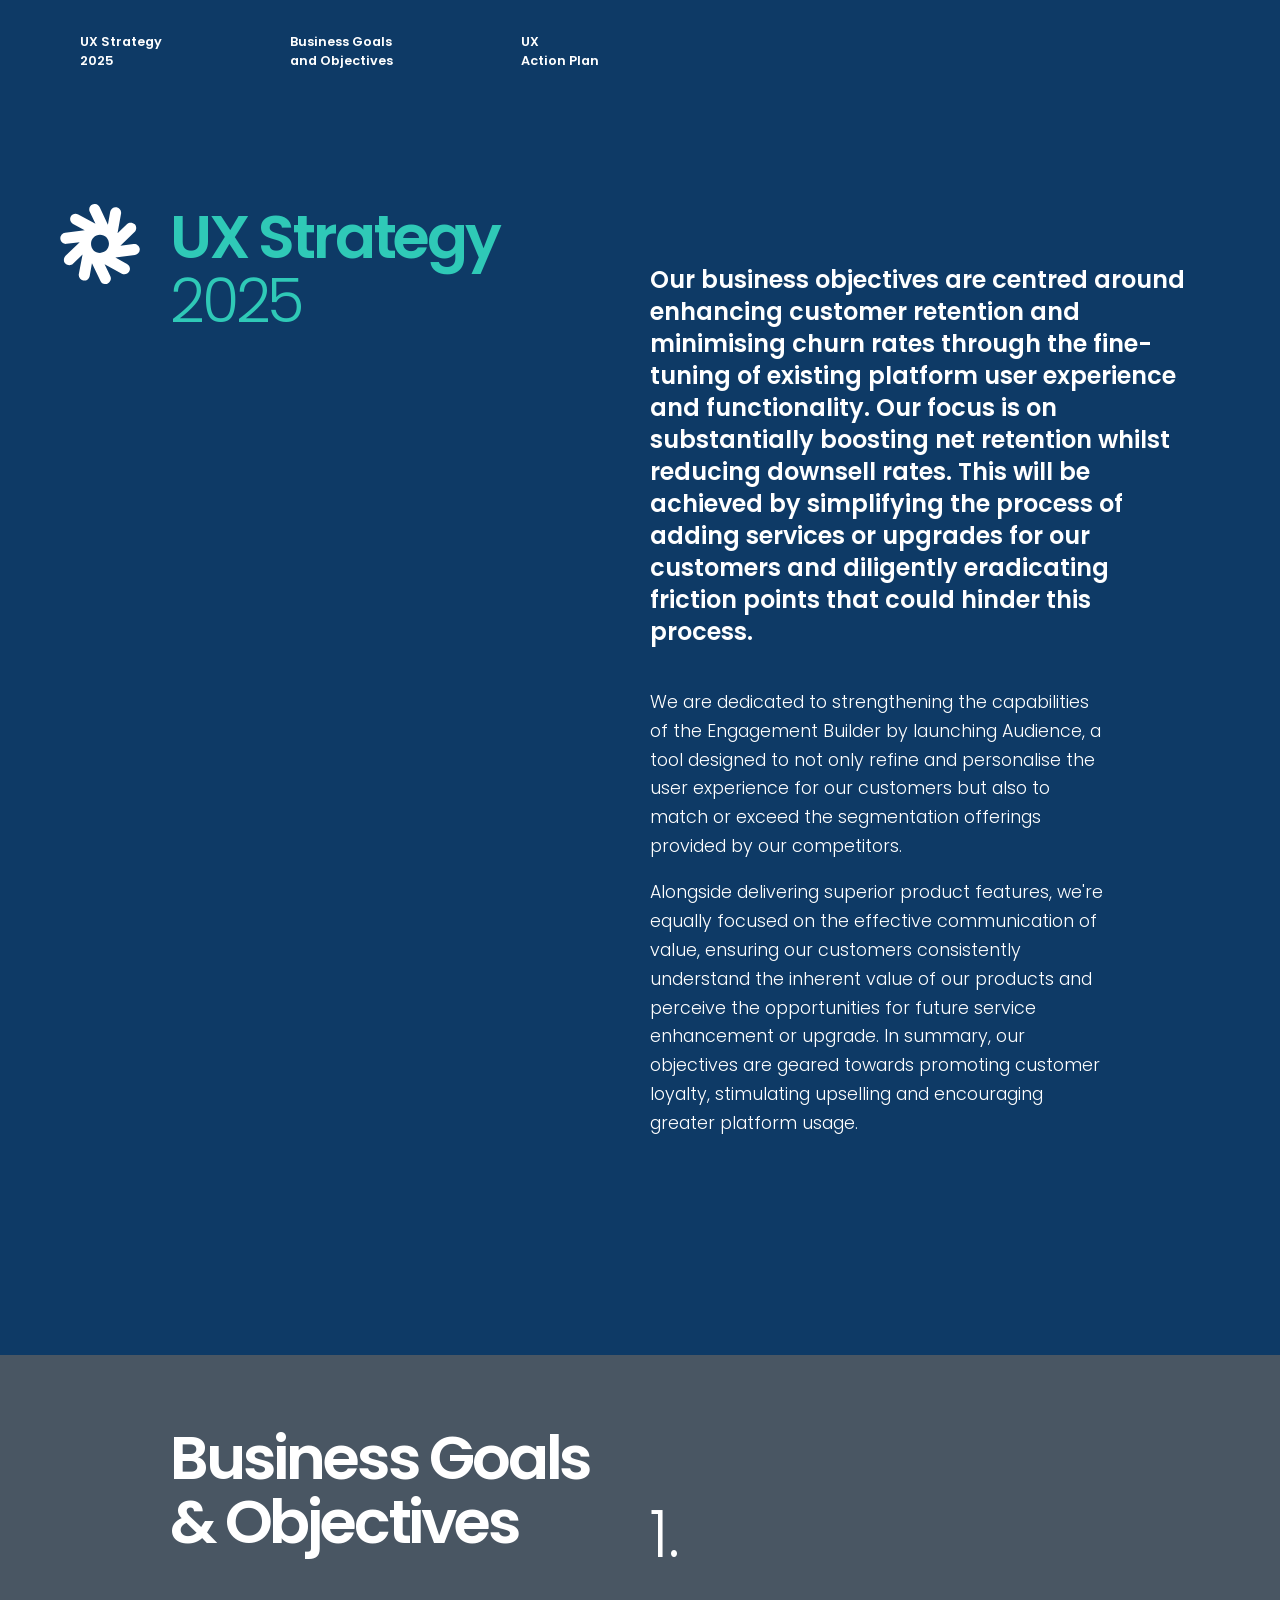
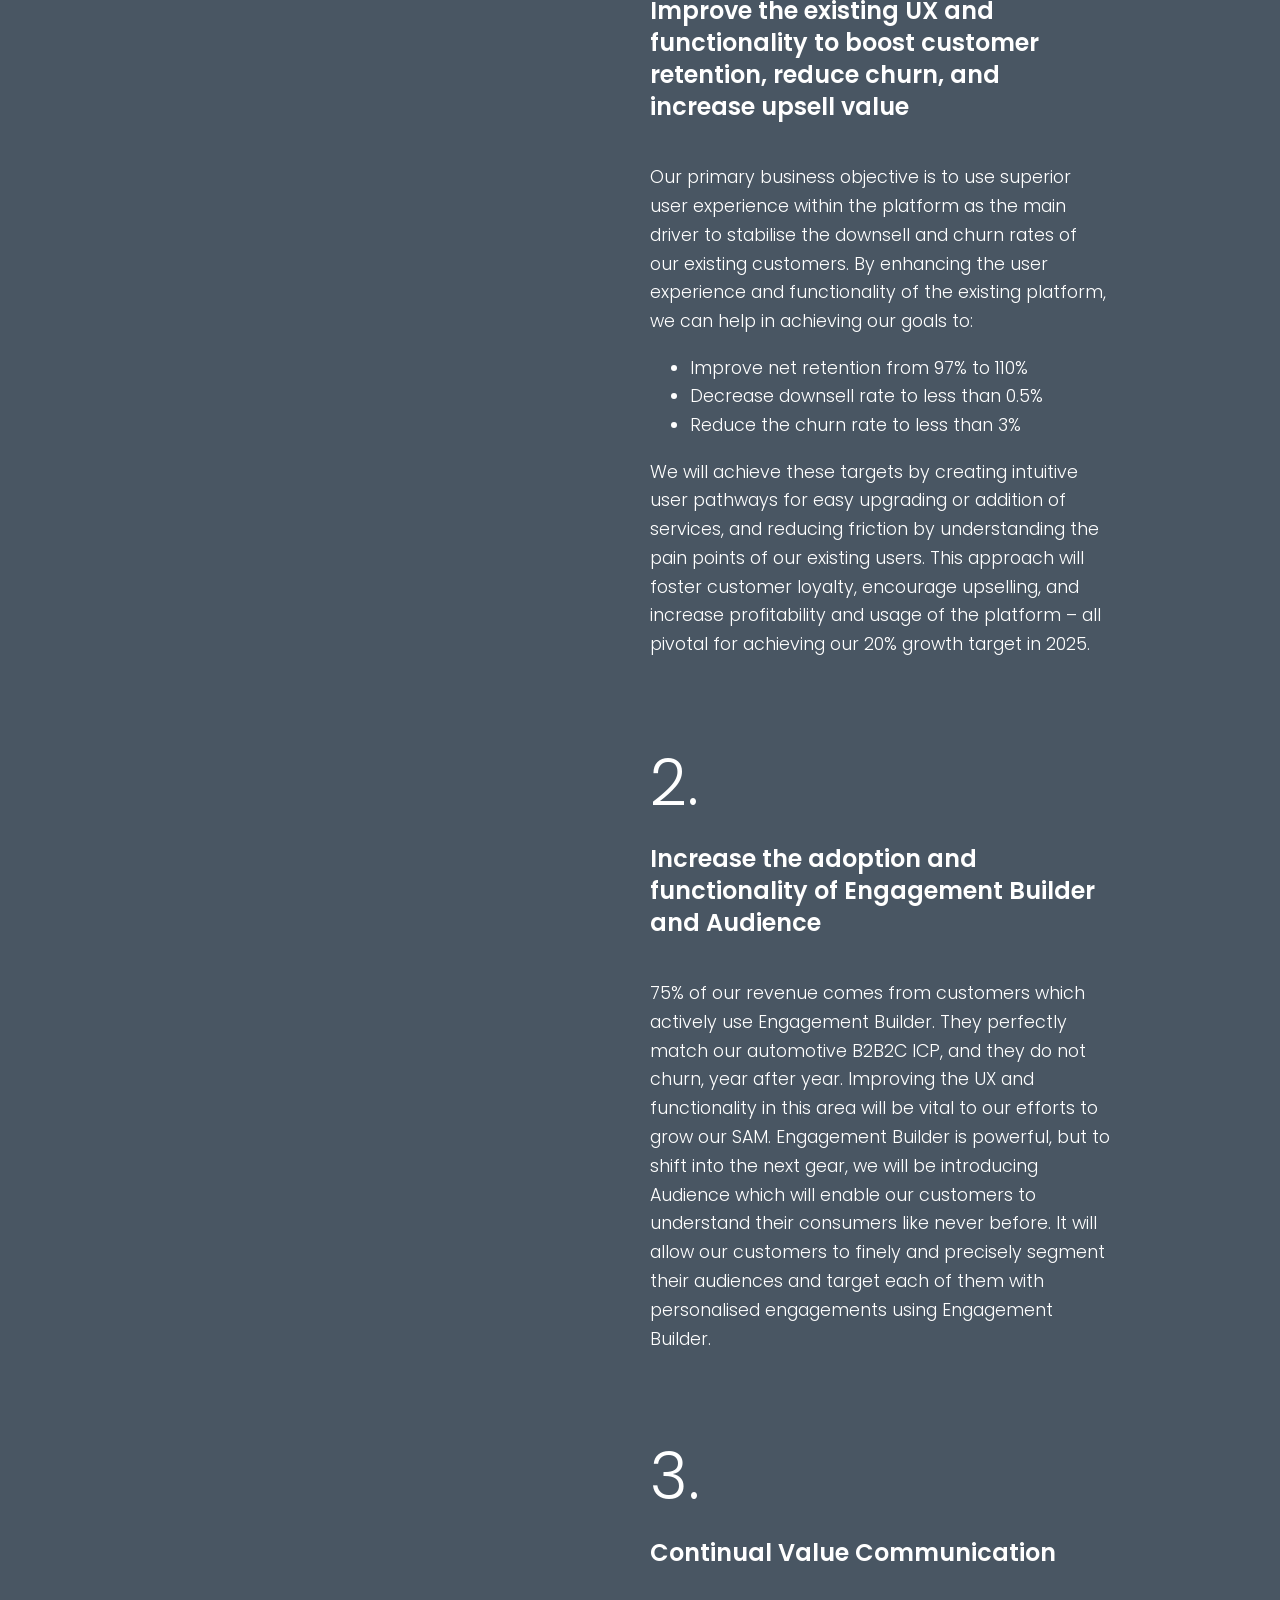
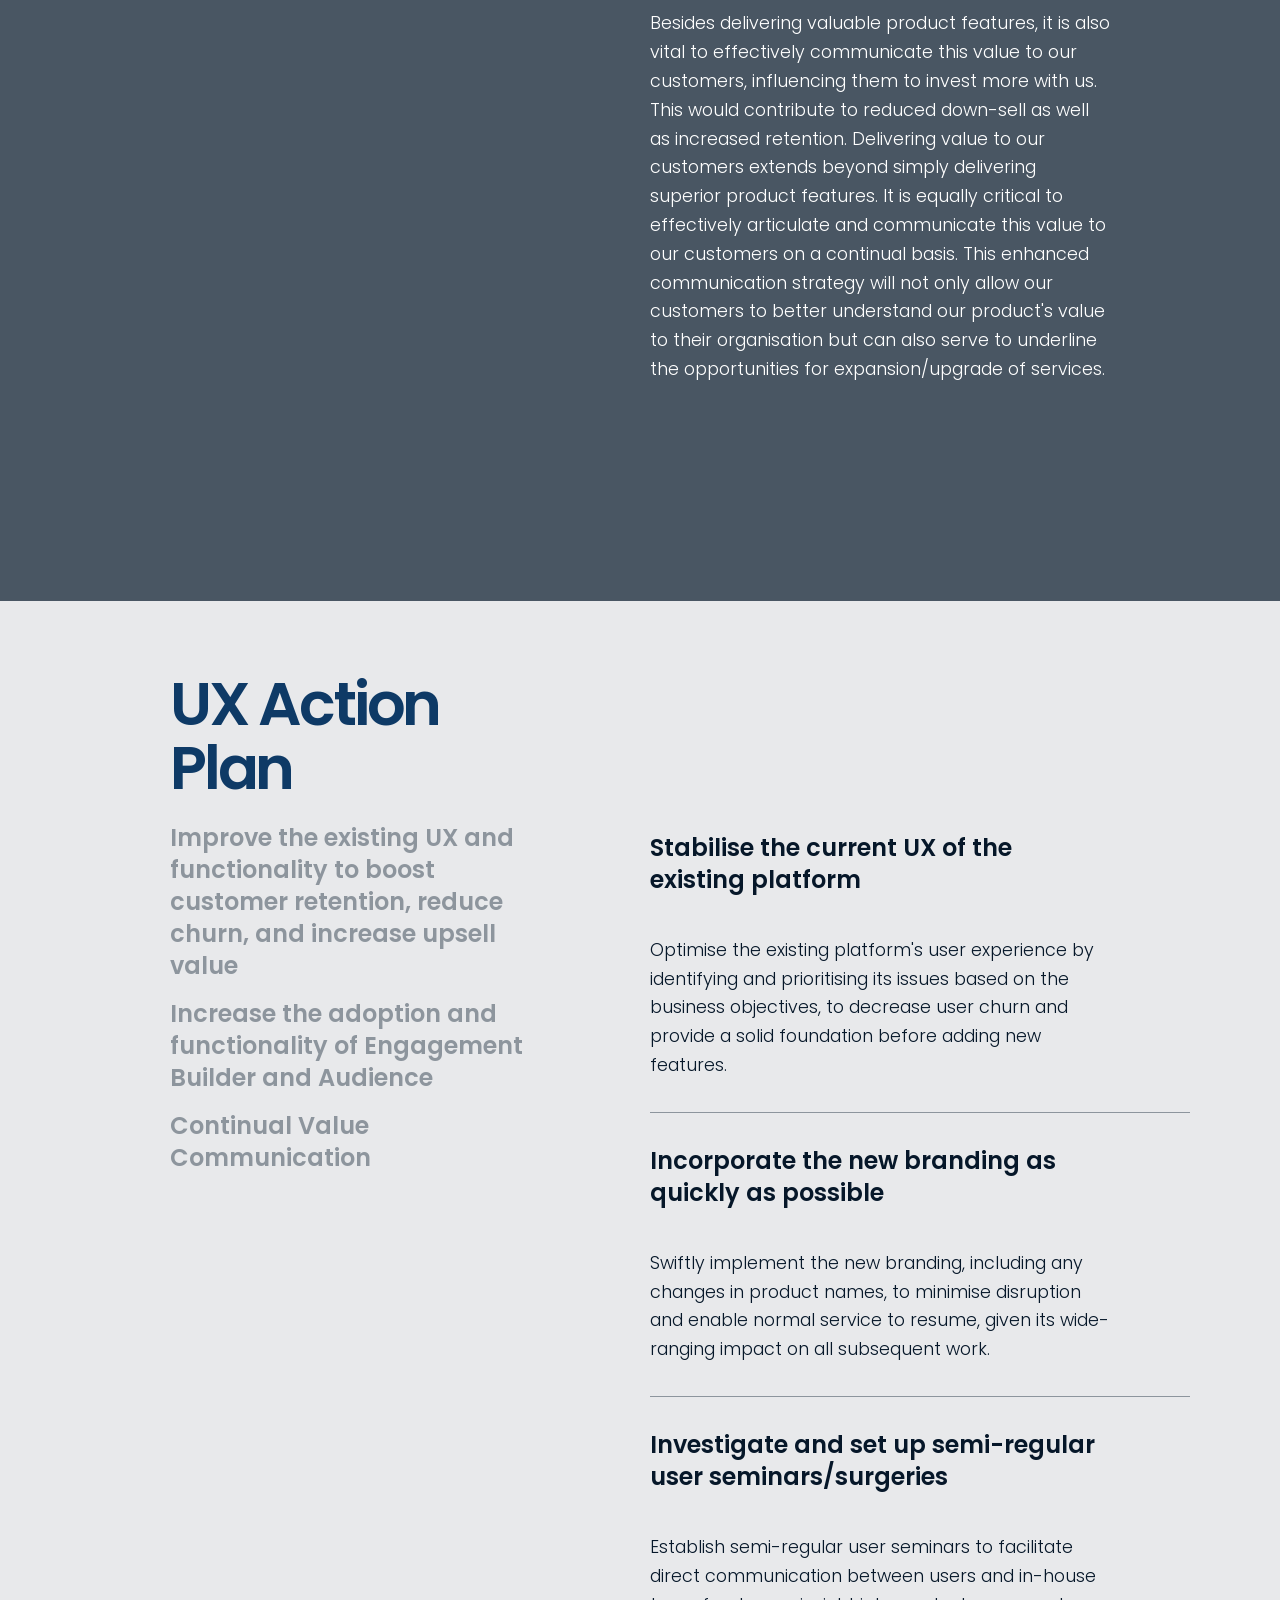
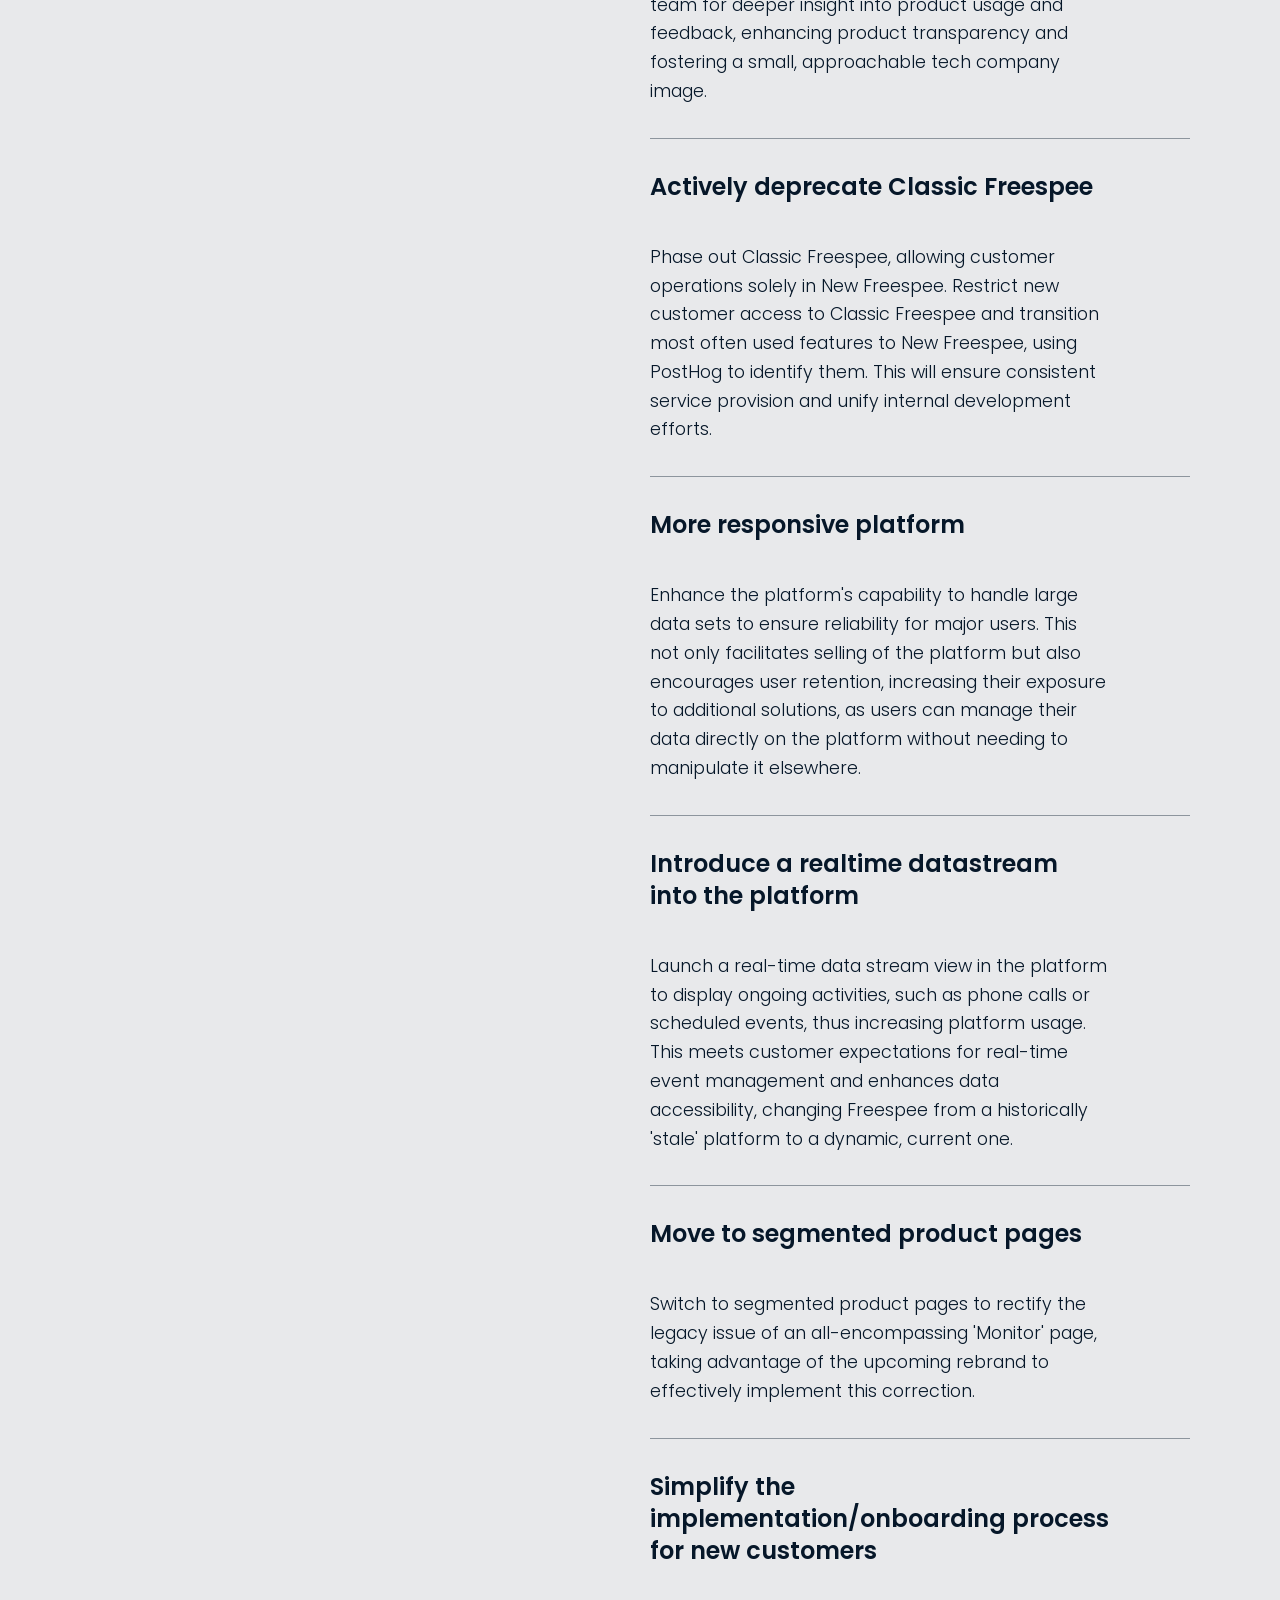
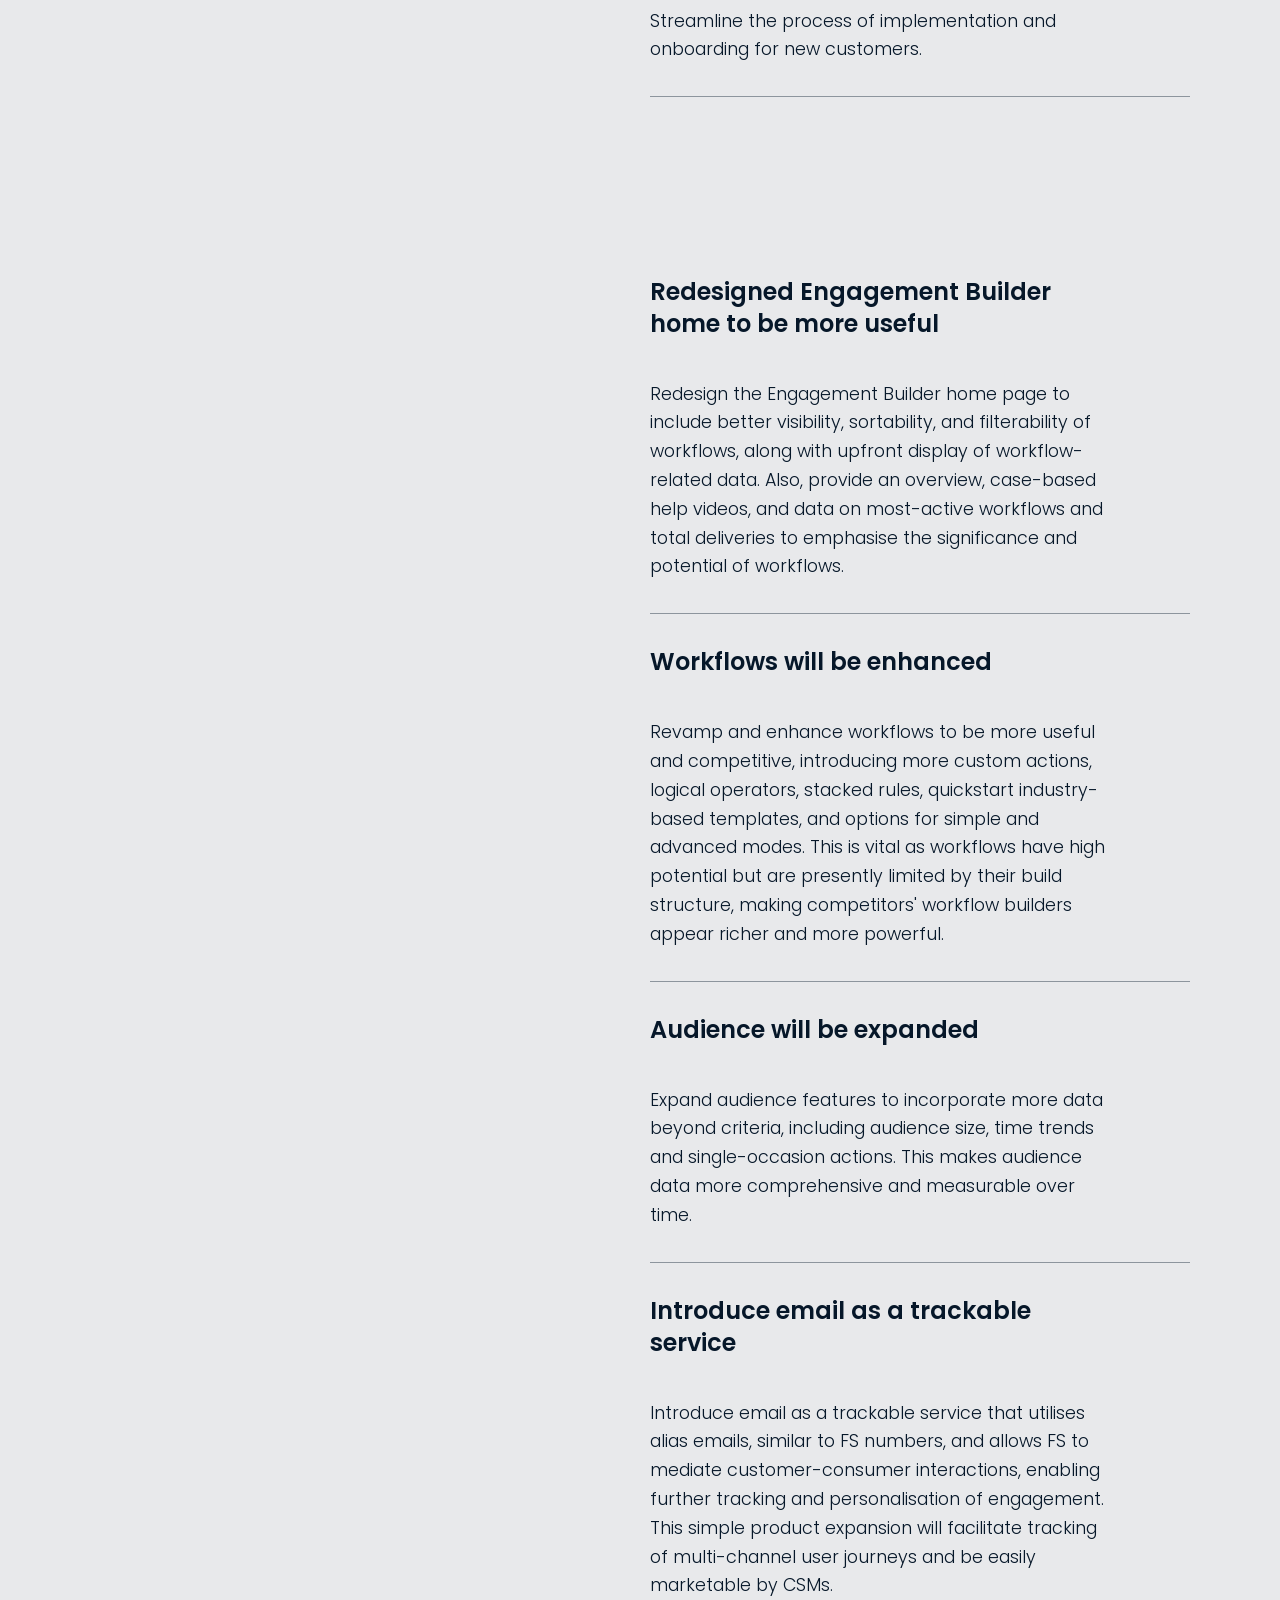
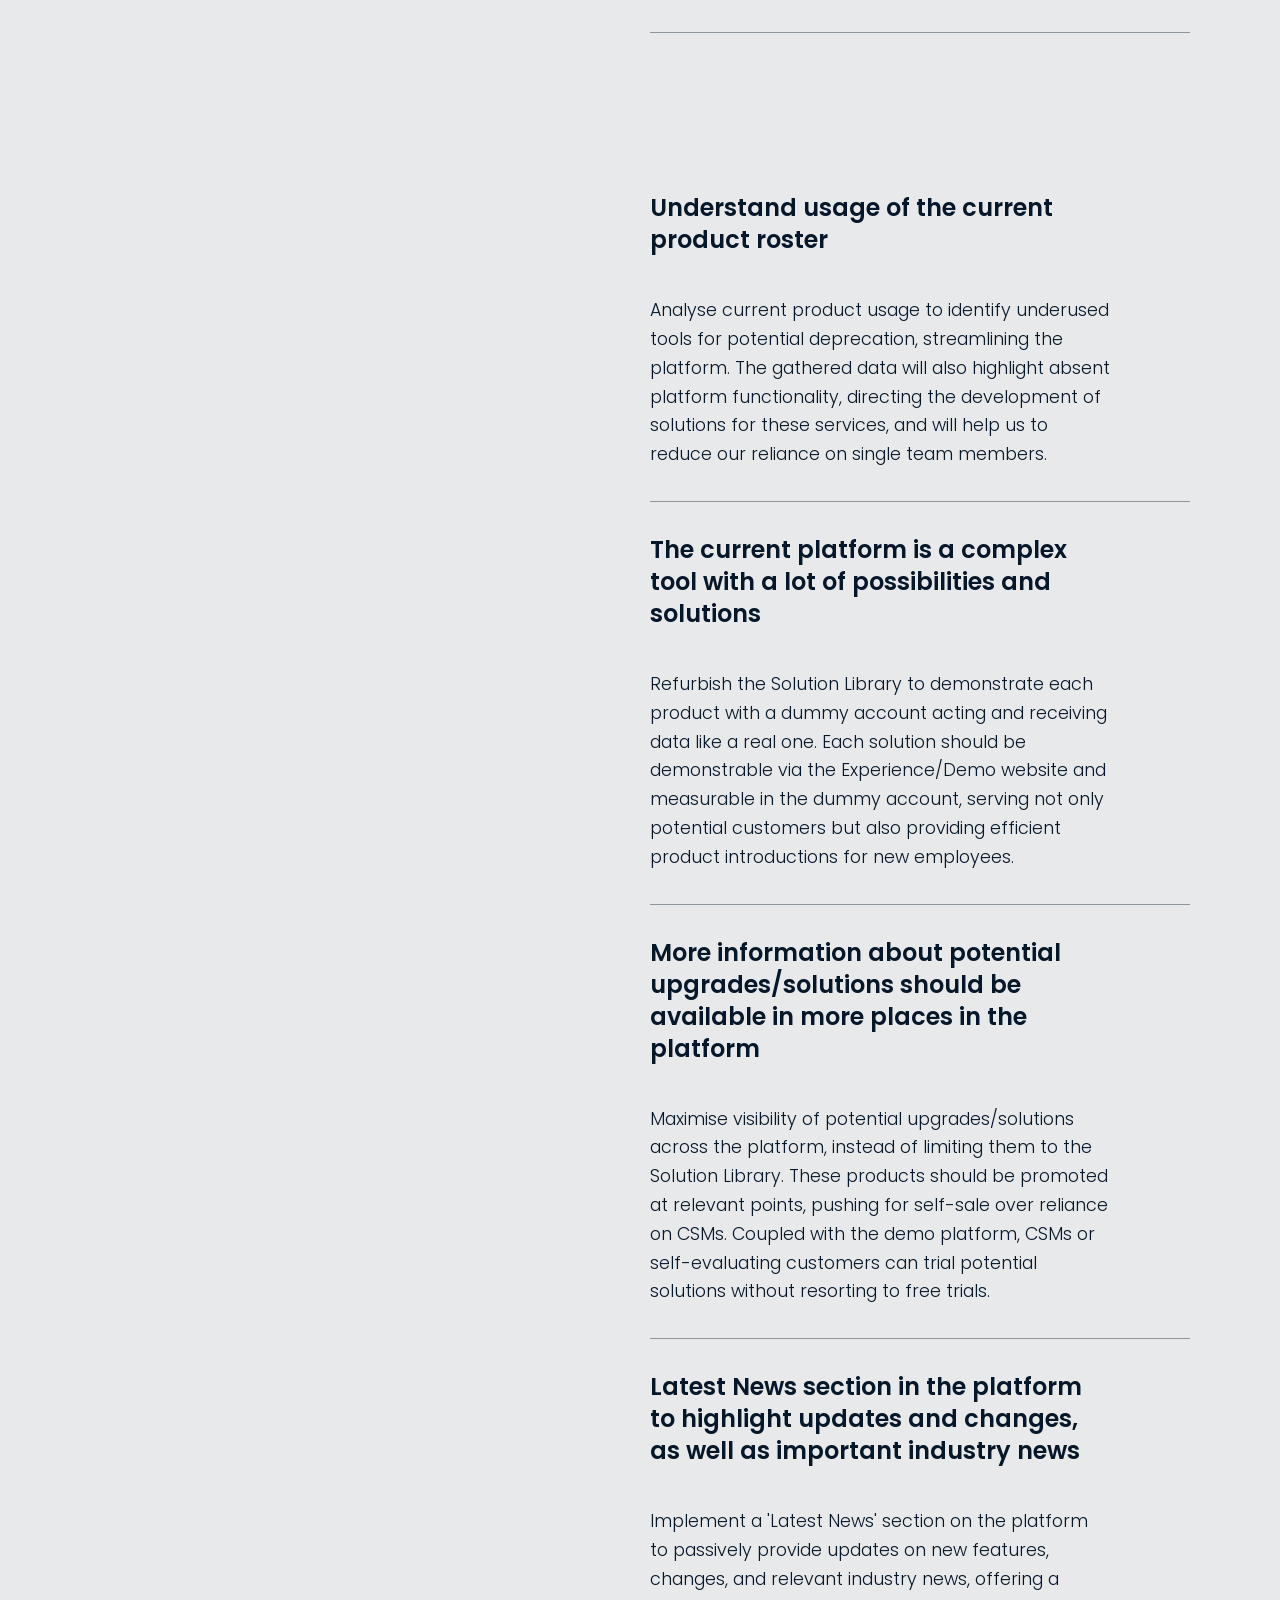
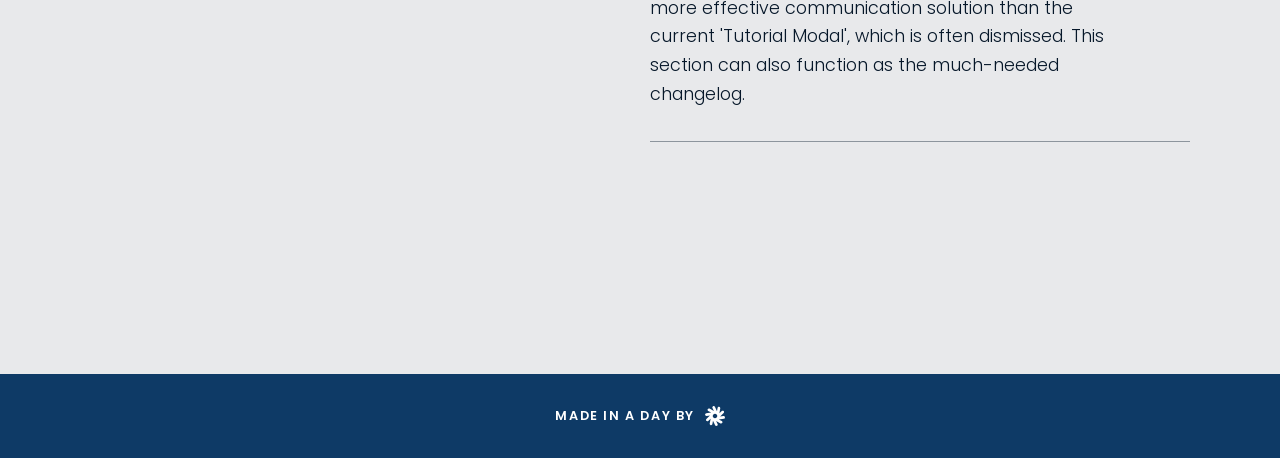
<file: index.html>
<!DOCTYPE html>
<html>
<head>
<meta name="viewport" content="width=device-width, initial-scale=1">
<link rel="preconnect" href="https://fonts.googleapis.com">
<link rel="preconnect" href="https://fonts.gstatic.com" crossorigin>
<link href="https://fonts.googleapis.com/css2?family=Poppins:wght@200;300;400;500;600;700;800;900&display=swap" rel="stylesheet">
<link rel="stylesheet" href="styles.css">
</head>
<body>

<div class="navbar">
<div class="container">
  <a style="margin-left:-80px;" href="#strategy">UX Strategy<br>2025</a>
  <a href="#goals">Business Goals<br>and Objectives</a>
  <a href="#action-plan">UX<br>Action Plan</a>
  </div>
</div>

<div id="strategy" class="section white-text">
  <div class="container">
    <div class="column">
          <div class="icon">
        <svg width="80" height="80">
          <image href="fs-white.svg" width="80" height="80" />
        </svg>
      </div>
      <h1 class="text-life-one">UX Strategy <span>2025</span></h1>
    </div>
    <div class="column">
      <p class="extended lead-text first-element">Our business objectives are centred around enhancing customer retention and minimising churn rates through the fine-tuning of existing platform user experience and functionality. Our focus is on substantially boosting net retention whilst reducing downsell rates. This will be achieved by simplifying the process of adding services or upgrades for our customers and diligently eradicating friction points that could hinder this process.</p>
      <p>We are dedicated to strengthening the capabilities of the Engagement Builder by launching Audience, a tool designed to not only refine and personalise the user experience for our customers but also to match or exceed the segmentation offerings provided by our competitors.</p>
      <p>Alongside delivering superior product features, we're equally focused on the effective communication of value, ensuring our customers consistently understand the inherent value of our products and perceive the opportunities for future service enhancement or upgrade. In summary, our objectives are geared towards promoting customer loyalty, stimulating upselling and encouraging greater platform usage.</p>
    </div>
  </div>
</div>

<div id="goals" class="section white-text">
  <div class="container">
    <div class="column">
      <h2>Business Goals<br>& Objectives</h2>
    </div>
    <div class="column">
      <p class="numeral first-element">1.</p>
      <p class="lead-text" id="improve-existing">Improve the existing UX and functionality to boost customer retention, reduce churn, and increase upsell value</p>
      <p>Our primary business objective is to use superior user experience within the platform as the main driver to stabilise the downsell and churn rates of our existing customers. By enhancing the user experience and functionality of the existing platform, we can help in achieving our goals to:</p>
      <ul>
        <li>Improve net retention from 97% to 110%</li>
        <li>Decrease downsell rate to less than 0.5%</li>
        <li>Reduce the churn rate to less than 3%</li>
      </ul>
      <p>We will achieve these targets by creating intuitive user pathways for easy upgrading or addition of services, and reducing friction by understanding the pain points of our existing users. This approach will foster customer loyalty, encourage upselling, and increase profitability and usage of the platform – all pivotal for achieving our 20% growth target in 2025.</p>
    
    <p class="numeral">2.</p>
      <p class="lead-text" id="increase-adoption">Increase the adoption and functionality of Engagement Builder and Audience</p>
      <p>75% of our revenue comes from customers which actively use Engagement Builder. They perfectly match our automotive B2B2C ICP, and they do not churn, year after year. Improving the UX and functionality in this area will be vital to our efforts to grow our SAM. Engagement Builder is powerful, but to shift into the next gear, we will be introducing Audience which will enable our customers to understand their consumers like never before. It will allow our customers to finely and precisely segment their audiences and target each of them with personalised engagements using Engagement Builder.</p>
    
    <p class="numeral">3.</p>
      <p class="lead-text" id="continual-value">Continual Value Communication</p>
      <p>Besides delivering valuable product features, it is also vital to effectively communicate this value to our customers, influencing them to invest more with us. This would contribute to reduced down-sell as well as increased retention. Delivering value to our customers extends beyond simply delivering superior product features. It is equally critical to effectively articulate and communicate this value to our customers on a continual basis. This enhanced communication strategy will not only allow our customers to better understand our product's value to their organisation but can also serve to underline the opportunities for expansion/upgrade of services.</p>
    
    
    </div>
  </div>
</div>

<div id="action-plan" class="section text-midnight-black">
  <div class="container">
    <div class="column">
        <div class="sticky">
        <h2 class="text-freespee-blue">UX Action<br>Plan</h2>
        <h3><a class="lead-text" id="link-improve" href="#plan-improve">Improve the existing UX and functionality to boost customer retention, reduce churn, and increase upsell value</a></h3>
        <h3><a class="lead-text" id="link-increase" href="#plan-increase">Increase the adoption and functionality of Engagement Builder and Audience</a></h3>
        <h3><a class="lead-text" id="link-communication" href="#plan-communication">Continual Value Communication</a></h3>
        </div>
    </div>
    <div class="column first-element">
    <p id="plan-improve" class="plan-objective text-coral-candy" style="visibility: hidden;">Improve the existing UX and functionality to boost customer retention, reduce churn, and increase upsell value</p>
    
        <p class="lead-text">Stabilise the current UX of the existing platform</p>
        <p class="body-text"><p>Optimise the existing platform&#39;s user experience by identifying and prioritising its issues based on the business objectives, to decrease user churn and provide a solid foundation before adding new features.</p></p>
        <hr>
    
        <p class="lead-text">Incorporate the new branding as quickly as possible</p>
        <p class="body-text"><p>Swiftly implement the new branding, including any changes in product names, to minimise disruption and enable normal service to resume, given its wide-ranging impact on all subsequent work.</p></p>
        <hr>
    
        <p class="lead-text">Investigate and set up semi-regular user seminars/surgeries</p>
        <p class="body-text"><p>Establish semi-regular user seminars to facilitate direct communication between users and in-house team for deeper insight into product usage and feedback, enhancing product transparency and fostering a small, approachable tech company image.</p></p>
        <hr>
    
        <p class="lead-text">Actively deprecate Classic Freespee</p>
        <p class="body-text"><p>Phase out Classic Freespee, allowing customer operations solely in New Freespee. Restrict new customer access to Classic Freespee and transition most often used features to New Freespee, using PostHog to identify them. This will ensure consistent service provision and unify internal development efforts.</p></p>
        <hr>
    
        <p class="lead-text">More responsive platform</p>
        <p class="body-text"><p>Enhance the platform&#39;s capability to handle large data sets to ensure reliability for major users. This not only facilitates selling of the platform but also encourages user retention, increasing their exposure to additional solutions, as users can manage their data directly on the platform without needing to manipulate it elsewhere.</p></p>
        <hr>
    
        <p class="lead-text">Introduce a realtime datastream into the platform</p>
        <p class="body-text"><p>Launch a real-time data stream view in the platform to display ongoing activities, such as phone calls or scheduled events, thus increasing platform usage. This meets customer expectations for real-time event management and enhances data accessibility, changing Freespee from a historically &#39;stale&#39; platform to a dynamic, current one.</p></p>
        <hr>
    
        <p class="lead-text">Move to segmented product pages</p>
        <p class="body-text"><p>Switch to segmented product pages to rectify the legacy issue of an all-encompassing &#39;Monitor&#39; page, taking advantage of the upcoming rebrand to effectively implement this correction.</p></p>
        <hr>
    
        <p class="lead-text">Simplify the implementation/onboarding process for new customers</p>
        <p class="body-text"><p>Streamline the process of implementation and onboarding for new customers.</p></p>
        <hr>
    
        <p id="plan-increase" class="plan-objective text-coral-candy" style="visibility: hidden; margin-top: 100px;">Increase the adoption and functionality of Engagement Builder and Audience</p>
    
        <p class="lead-text">Redesigned Engagement Builder home to be more useful</p>
        <p class="body-text"><p>Redesign the Engagement Builder home page to include better visibility, sortability, and filterability of workflows, along with upfront display of workflow-related data. Also, provide an overview, case-based help videos, and data on most-active workflows and total deliveries to emphasise the significance and potential of workflows.</p></p>
        <hr>
    
        <p class="lead-text">Workflows will be enhanced</p>
        <p class="body-text"><p>Revamp and enhance workflows to be more useful and competitive, introducing more custom actions, logical operators, stacked rules, quickstart industry-based templates, and options for simple and advanced modes. This is vital as workflows have high potential but are presently limited by their build structure, making competitors&#39; workflow builders appear richer and more powerful.</p></p>
        <hr>
    
        <p class="lead-text">Audience will be expanded</p>
        <p class="body-text"><p>Expand audience features to incorporate more data beyond criteria, including audience size, time trends and single-occasion actions. This makes audience data more comprehensive and measurable over time.</p></p>
        <hr>
    
        <p class="lead-text">Introduce email as a trackable service</p>
        <p class="body-text"><p>Introduce email as a trackable service that utilises alias emails, similar to FS numbers, and allows FS to mediate customer-consumer interactions, enabling further tracking and personalisation of engagement. This simple product expansion will facilitate tracking of multi-channel user journeys and be easily marketable by CSMs.</p></p>
        <hr>
    
        <p id="plan-communication" class="plan-objective text-coral-candy" style="visibility: hidden; margin-top: 100px;">Continual Value Communication</p>
    
        <p class="lead-text">Understand usage of the current product roster</p>
        <p class="body-text"><p>Analyse current product usage to identify underused tools for potential deprecation, streamlining the platform. The gathered data will also highlight absent platform functionality, directing the development of solutions for these services, and will help us to reduce our reliance on single team members.</p></p>
        <hr>
    
        <p class="lead-text">The current platform is a complex tool with a lot of possibilities and solutions</p>
        <p class="body-text"><p>Refurbish the Solution Library to demonstrate each product with a dummy account acting and receiving data like a real one. Each solution should be demonstrable via the Experience/Demo website and measurable in the dummy account, serving not only potential customers but also providing efficient product introductions for new employees.</p></p>
        <hr>
    
        <p class="lead-text">More information about potential upgrades/solutions should be available in more places in the platform</p>
        <p class="body-text"><p>Maximise visibility of potential upgrades/solutions across the platform, instead of limiting them to the Solution Library. These products should be promoted at relevant points, pushing for self-sale over reliance on CSMs. Coupled with the demo platform, CSMs or self-evaluating customers can trial potential solutions without resorting to free trials.</p></p>
        <hr>
    
        <p class="lead-text">Latest News section in the platform to highlight updates and changes, as well as important industry news</p>
        <p class="body-text"><p>Implement a &#39;Latest News&#39; section on the platform to passively provide updates on new features, changes, and relevant industry news, offering a more effective communication solution than the current &#39;Tutorial Modal&#39;, which is often dismissed. This section can also function as the much-needed changelog.</p></p>
        <hr>
    

    </div>
  </div>
</div>

<div class="footer">
  <p class="footer-text">Made in a day by <svg width="20" height="20" viewBox="0 0 80 80"><image href="fs-white.svg" width="80" height="80" /></svg></p>
</div>

<script>

document.querySelectorAll('a[href^="#"]').forEach(anchor => {
    anchor.addEventListener('click', function (e) {
        e.preventDefault();

        document.querySelector(this.getAttribute('href')).scrollIntoView({
            behavior: 'smooth',
        });
    });
});

document.addEventListener('DOMContentLoaded', () => {
  // Get the elements with the IDs 'plan-communication', 'plan-improve' and 'plan-increase'
  const improve = document.getElementById('plan-improve');
  const increase = document.getElementById('plan-increase');
  const communication = document.getElementById('plan-communication');

  // Get the 'h3' elements
  const improveLink = document.getElementById('link-improve');
  const increaseLink = document.getElementById('link-increase');
  const communicationLink = document.getElementById('link-communication');

  // Add an event listener to the window object to listen for scroll events
  window.addEventListener('scroll', () => {
    // Get the scroll position of the window
    const scrollPosition = window.pageYOffset + 10;

    // Get the top position of the elements
    const improveTop = improve.getBoundingClientRect().top + scrollPosition;
    const increaseTop = increase.getBoundingClientRect().top + scrollPosition;
    const communicationTop = communication.getBoundingClientRect().top + scrollPosition;

    // Check if the scroll position is past the elements
    if (scrollPosition >= improveTop && scrollPosition < increaseTop) {
      improveLink.classList.add('active');
      improveLink.classList.remove('inactive');
    } else {
      improveLink.classList.remove('active');
        improveLink.classList.add('inactive');
    }

    if (scrollPosition >= increaseTop && scrollPosition < communicationTop) {
      increaseLink.classList.add('active');
      increaseLink.classList.remove('inactive');
    } else {
      increaseLink.classList.remove('active');
        increaseLink.classList.add('inactive');
    }

    if (scrollPosition >= communicationTop) {
      communicationLink.classList.add('active');
      communicationLink.classList.remove('inactive');
    } else {
      communicationLink.classList.remove('active');
        communicationLink.classList.add('inactive');
    }
  });
});

</script>

</body>
</html>
</file>
<file: styles.css>
/* Elements */

body {
    margin: 0;
    font-family: 'Poppins', sans-serif;
    font-size: 1.1rem;
    line-height: 1.8rem;
    font-weight: 300;
    background-color: #0E3A66;
}

hr {
    height: 1px;
    background: #8D959D;
    border: none;
    margin-right: -80px;
    margin-bottom: 2rem;
    margin-top: 2rem;
}


/* Utility */

.column {
    width: 50%;
    padding: 0 10px;
}

.column p.extended {
    margin-right: -80px;
}

.column p.first-element {
    margin-top: 100px;
}

.first-element {
    margin-top: 100px;
}

.sticky {
    position: sticky;
    top: 80px;
}

.sticky h2 {
    height: 100px;
}

.sticky h3 {
    line-height: 1.2rem;
    font-size: 1rem;
    margin-right: 80px;
}

.sticky a {
    color: #8D959D;
    text-decoration: none;
}

.sticky a:hover {
    text-decoration: underline;
}

.sticky .active {
    color: #2FC9B7;
}

.sticky .inactive {
    text-decoration: none;
}

.container {
    width: 960px;
    margin: auto;
    display: flex;
}

.section {
    width: 100%;
}

.column h1,
.column h2,
.column h3,
.column .icon {
    position: sticky;
    top: 80px;
}

.icon {
    margin-top: 40px;
    margin-left: -110px;
    float: inline-start;
    margin-bottom: 80px;
}


/* Colours */

.text-life-one {
    color: #2FC9B7;
}

.text-coral-candy {
    color: #F57982;
}

.text-freespee-blue {
    color: #0E3A66;
}

.text-midnight-black {
    color: #061729;
}

.freespee-blue {
    color: #0E3A66;
}


/* Nav bar */

.navbar {
    height: 4rem;
    top: 0;
    background-color: none;
}

.navbar a {
    display: block;
    color: white;
    font-size: 0.8rem;
    font-weight: 600;
    line-height: 1.2rem;
    margin-top: 2rem;
    margin-right: 8rem;
    text-decoration: none;
}

.navbar a.active {
    background-color: #4CAF50;
}

.navbar a:hover {
    text-decoration: underline;
}


/* Footer */

.footer {
    /* position: fixed; */
    left: 0;
    bottom: 0;
    width: 100%;
    /* background-color: #061729; */
    color: white;
    text-align: center;
    /* padding: 20px; */
}

.footer svg {
    display: inline-block;
    vertical-align: middle;
    margin-left: 5px;
    transition: transform 1s ease-in-out;
}

.footer svg:hover {
    transform: rotate(180deg);
}


/* Typography */

h1 {
    font-size: 3.8rem;
    font-weight: 600;
    line-height: 4rem;
    letter-spacing: calc(-0.05 * 4rem);
}

h1 span {
    font-weight: 300;
}

h2 {
    font-size: 3.8rem;
    font-weight: 600;
    line-height: 4rem;
    letter-spacing: calc(-0.05 * 4rem);
}

h3 {
    font-size: 1.2rem;
    font-weight: 400;
    line-height: 4rem;
}

.lead-text {
    font-size: 1.5rem;
    line-height: 2rem;
    font-weight: 600;
    margin-bottom: 2.5rem;
}

.plan-objective {
    font-size: 0.8rem;
    line-height: 1.2rem;
    font-weight: 600;
    margin-bottom: 2.5rem;
    text-transform: uppercase;
    letter-spacing: 0.1rem;
}

.white-text {
    color: #fff;
}

.numeral {
    font-size: 4rem;
    font-weight: 300;
    line-height: 2.5rem;
    margin-bottom: 2.5rem;
    padding-top: 2.5rem;
}

.footer-text {
    color: white;
    text-transform: uppercase;
    letter-spacing: 0.1rem;
    font-size: 0.8rem;
    font-weight: 600;
    line-height: 1rem;
    margin-bottom: 2rem;
    margin-top: 2rem;
}

#strategy {
    background: #0e3a66;
    padding: 20px 0;
    padding-bottom: 200px;
    margin-top: 5rem;
}

#goals {
    background: #495663;
    padding: 20px 0;
    padding-bottom: 200px
}

#action-plan {
    background-color: #E8E9EB;
    padding: 20px 0;
    padding-bottom: 200px
}
</file>
